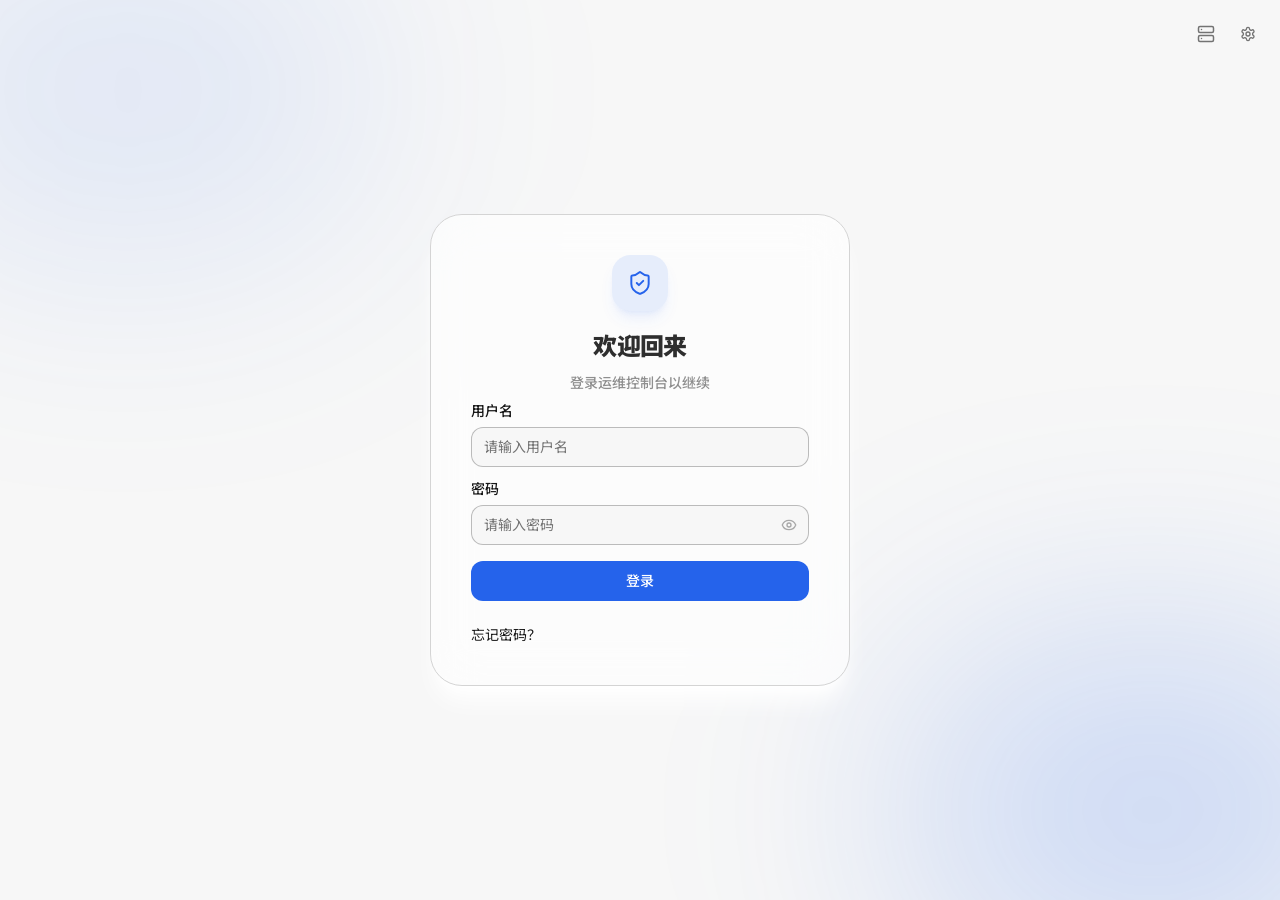
<file: ops-ui/index.html>
<!doctype html>
<html lang="zh-CN">
  <head>
    <meta charset="UTF-8" />
    <meta name="viewport" content="width=device-width, initial-scale=1.0" />
    <meta name="theme-color" content="#f7f8fa" />
    <link rel="icon" type="image/svg+xml" href="favicon.svg" />
    <title>运维控制台</title>
    <script>

      (() => {
        let theme = null;
        try {
          let scheme = localStorage.getItem('lot-ui-scheme');
          if (!scheme) {
            const raw = localStorage.getItem('ui');
            const legacyTheme = raw ? JSON.parse(raw)?.state?.theme : null;
            scheme = legacyTheme === 'light' ? 'classic-light' : legacyTheme === 'dark' ? 'classic-dark' : 'auto';
          }
          if (scheme === 'classic-light') {
            theme = 'light';
          } else if (scheme === 'classic-dark') {
            theme = 'dark';
          } else {
            theme = window.matchMedia('(prefers-color-scheme: dark)').matches ? 'dark' : 'light';
          }
          document.documentElement.classList.add(theme);
        } catch {  }
      })();
    </script>
    <script type="module" crossorigin src="./assets/index-W5o1_Q5i.js"></script>
    <link rel="stylesheet" crossorigin href="./assets/index-C7Jb2c4K.css">
  </head>
  <body>
    <div id="root"></div>
  </body>
</html>
</file>
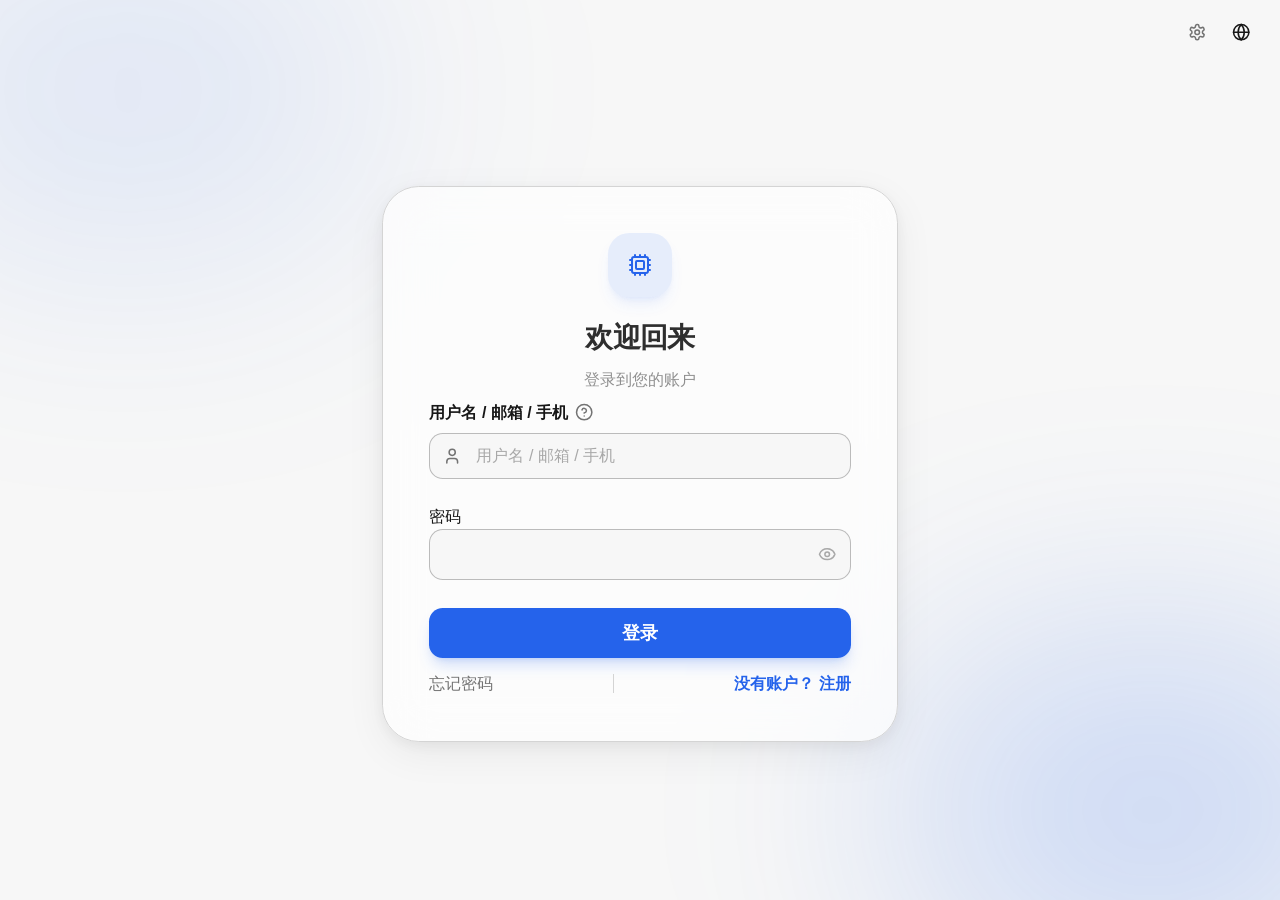
<file: web-ui/index.html>
<!DOCTYPE html>
<html lang="zh-CN">
  <head>
    <meta charset="UTF-8" />
    <meta name="viewport" content="width=device-width, initial-scale=1.0" />
    <link rel="icon" type="image/svg+xml" href="favicon.svg" />
    <title>lot-manager</title>
    <script>

      (() => {
        let theme = null;
        try {
          let scheme = localStorage.getItem('lot-ui-scheme');
          if (!scheme) {
            const raw = localStorage.getItem('ui');
            const legacyTheme = raw ? JSON.parse(raw)?.state?.theme : null;
            scheme = legacyTheme === 'light' ? 'classic-light' : legacyTheme === 'dark' ? 'classic-dark' : 'auto';
          }
          if (scheme === 'classic-light') {
            theme = 'light';
          } else if (scheme === 'classic-dark') {
            theme = 'dark';
          } else {
            theme = window.matchMedia('(prefers-color-scheme: dark)').matches ? 'dark' : 'light';
          }
          document.documentElement.classList.add(theme);
        } catch {  }
      })();
    </script>
    <script type="module" crossorigin src="./assets/index-gG6Cajcr.js"></script>
    <link rel="modulepreload" crossorigin href="./assets/rolldown-runtime-CbXtAM7H.js">
    <link rel="stylesheet" crossorigin href="./assets/index-DiRYMufc.css">
  </head>
  <body>
    <div id="root"></div>
  </body>
</html>
</file>
<file: ops-ui/assets/index-C7Jb2c4K.css>
@import "https://fonts.googleapis.com/css2?family=DM+Sans:wght@400;500;600;700&family=Noto+Sans+SC:wght@400;500;600;700&display=swap";@layer properties{@supports (((-webkit-hyphens:none)) and (not (margin-trim:inline))) or ((-moz-orient:inline) and (not (color:rgb(from red r g b)))){*,:before,:after,::backdrop{--tw-translate-x:0;--tw-translate-y:0;--tw-translate-z:0;--tw-space-y-reverse:0;--tw-space-x-reverse:0;--tw-divide-y-reverse:0;--tw-border-style:solid;--tw-leading:initial;--tw-font-weight:initial;--tw-tracking:initial;--tw-shadow:0 0 #0000;--tw-shadow-color:initial;--tw-shadow-alpha:100%;--tw-inset-shadow:0 0 #0000;--tw-inset-shadow-color:initial;--tw-inset-shadow-alpha:100%;--tw-ring-color:initial;--tw-ring-shadow:0 0 #0000;--tw-inset-ring-color:initial;--tw-inset-ring-shadow:0 0 #0000;--tw-ring-inset:initial;--tw-ring-offset-width:0px;--tw-ring-offset-color:#fff;--tw-ring-offset-shadow:0 0 #0000;--tw-outline-style:solid;--tw-blur:initial;--tw-brightness:initial;--tw-contrast:initial;--tw-grayscale:initial;--tw-hue-rotate:initial;--tw-invert:initial;--tw-opacity:initial;--tw-saturate:initial;--tw-sepia:initial;--tw-drop-shadow:initial;--tw-drop-shadow-color:initial;--tw-drop-shadow-alpha:100%;--tw-drop-shadow-size:initial;--tw-backdrop-blur:initial;--tw-backdrop-brightness:initial;--tw-backdrop-contrast:initial;--tw-backdrop-grayscale:initial;--tw-backdrop-hue-rotate:initial;--tw-backdrop-invert:initial;--tw-backdrop-opacity:initial;--tw-backdrop-saturate:initial;--tw-backdrop-sepia:initial;--tw-duration:initial;--tw-scale-x:1;--tw-scale-y:1;--tw-scale-z:1}}}@layer theme{:root,:host{--font-sans:-apple-system, BlinkMacSystemFont, "Segoe UI", Roboto, "Helvetica Neue", "Noto Sans", Arial, sans-serif, "Apple Color Emoji", "Segoe UI Emoji", "Segoe UI Symbol", "Noto Color Emoji";--font-mono:ui-monospace, SFMono-Regular, Menlo, Monaco, Consolas, "Liberation Mono", "Courier New", monospace;--color-red-50:oklch(97.1% .013 17.38);--color-red-300:oklch(80.8% .114 19.571);--color-red-400:oklch(70.4% .191 22.216);--color-red-600:oklch(57.7% .245 27.325);--color-amber-100:oklch(96.2% .059 95.617);--color-amber-500:oklch(76.9% .188 70.08);--color-amber-800:oklch(47.3% .137 46.201);--color-amber-900:oklch(41.4% .112 45.904);--color-green-50:oklch(98.2% .018 155.826);--color-green-100:oklch(96.2% .044 156.743);--color-green-500:oklch(72.3% .219 149.579);--color-green-600:oklch(62.7% .194 149.214);--color-green-900:oklch(39.3% .095 152.535);--color-green-950:oklch(26.6% .065 152.934);--color-emerald-100:oklch(95% .052 163.051);--color-emerald-400:oklch(76.5% .177 163.223);--color-emerald-500:oklch(69.6% .17 162.48);--color-emerald-600:oklch(59.6% .145 163.225);--color-emerald-700:oklch(50.8% .118 165.612);--color-emerald-800:oklch(43.2% .095 166.913);--color-emerald-900:oklch(37.8% .077 168.94);--color-teal-500:oklch(70.4% .14 182.503);--color-sky-500:oklch(68.5% .169 237.323);--color-violet-500:oklch(60.6% .25 292.717);--color-black:#000;--color-white:#fff;--spacing:.25rem;--container-lg:32rem;--container-xl:36rem;--container-2xl:42rem;--container-5xl:64rem;--text-xs:.75rem;--text-xs--line-height:calc(1 / .75);--text-sm:.875rem;--text-sm--line-height:calc(1.25 / .875);--text-base:1rem;--text-base--line-height:calc(1.5 / 1);--text-lg:1.125rem;--text-lg--line-height:calc(1.75 / 1.125);--text-xl:1.25rem;--text-xl--line-height:calc(1.75 / 1.25);--text-2xl:1.5rem;--text-2xl--line-height:calc(2 / 1.5);--text-3xl:1.875rem;--text-3xl--line-height:calc(2.25 / 1.875);--text-6xl:3.75rem;--text-6xl--line-height:1;--font-weight-medium:500;--font-weight-semibold:600;--font-weight-bold:700;--font-weight-black:900;--tracking-tight:-.025em;--tracking-normal:0em;--radius-sm:.25rem;--radius-md:.375rem;--radius-lg:.5rem;--radius-xl:.75rem;--radius-2xl:1rem;--animate-spin:spin 1s linear infinite;--blur-xl:24px;--default-transition-duration:.15s;--default-transition-timing-function:cubic-bezier(.4, 0, .2, 1);--default-font-family:var(--font-sans);--default-mono-font-family:var(--font-mono)}}@layer base{*,:after,:before,::backdrop{box-sizing:border-box;border:0 solid;margin:0;padding:0}::file-selector-button{box-sizing:border-box;border:0 solid;margin:0;padding:0}html,:host{-webkit-text-size-adjust:100%;tab-size:4;line-height:1.5;font-family:var(--default-font-family,-apple-system, BlinkMacSystemFont, "Segoe UI", Roboto, "Helvetica Neue", "Noto Sans", Arial, sans-serif, "Apple Color Emoji", "Segoe UI Emoji", "Segoe UI Symbol", "Noto Color Emoji");font-feature-settings:var(--default-font-feature-settings,normal);font-variation-settings:var(--default-font-variation-settings,normal);-webkit-tap-highlight-color:transparent}hr{height:0;color:inherit;border-top-width:1px}abbr:where([title]){-webkit-text-decoration:underline dotted;text-decoration:underline dotted}h1,h2,h3,h4,h5,h6{font-size:inherit;font-weight:inherit}a{color:inherit;-webkit-text-decoration:inherit;-webkit-text-decoration:inherit;-webkit-text-decoration:inherit;-webkit-text-decoration:inherit;text-decoration:inherit}b,strong{font-weight:bolder}code,kbd,samp,pre{font-family:var(--default-mono-font-family,ui-monospace, SFMono-Regular, Menlo, Monaco, Consolas, "Liberation Mono", "Courier New", monospace);font-feature-settings:var(--default-mono-font-feature-settings,normal);font-variation-settings:var(--default-mono-font-variation-settings,normal);font-size:1em}small{font-size:80%}sub,sup{vertical-align:baseline;font-size:75%;line-height:0;position:relative}sub{bottom:-.25em}sup{top:-.5em}table{text-indent:0;border-color:inherit;border-collapse:collapse}:-moz-focusring:where(:not(iframe)){outline:auto}progress{vertical-align:baseline}summary{display:list-item}ol,ul,menu{list-style:none}img,svg,video,canvas,audio,iframe,embed,object{vertical-align:middle;display:block}img,video{max-width:100%;height:auto}button,input,select,optgroup,textarea{font:inherit;font-feature-settings:inherit;font-variation-settings:inherit;letter-spacing:inherit;color:inherit;opacity:1;background-color:#0000;border-radius:0}::file-selector-button{font:inherit;font-feature-settings:inherit;font-variation-settings:inherit;letter-spacing:inherit;color:inherit;opacity:1;background-color:#0000;border-radius:0}:where(select:is([multiple],[size])) optgroup{font-weight:bolder}:where(select:is([multiple],[size])) optgroup option{padding-inline-start:20px}::file-selector-button{margin-inline-end:4px}::placeholder{opacity:1}@supports (not ((-webkit-appearance:-apple-pay-button))) or (contain-intrinsic-size:1px){::placeholder{color:currentColor}@supports (color:color-mix(in lab, red, red)){::placeholder{color:color-mix(in oklab, currentcolor 50%, transparent)}}}textarea{resize:vertical}::-webkit-search-decoration{-webkit-appearance:none}::-webkit-date-and-time-value{min-height:1lh;text-align:inherit}::-webkit-datetime-edit{display:inline-flex}::-webkit-datetime-edit-fields-wrapper{padding:0}::-webkit-datetime-edit{padding-block:0}::-webkit-datetime-edit-year-field{padding-block:0}::-webkit-datetime-edit-month-field{padding-block:0}::-webkit-datetime-edit-day-field{padding-block:0}::-webkit-datetime-edit-hour-field{padding-block:0}::-webkit-datetime-edit-minute-field{padding-block:0}::-webkit-datetime-edit-second-field{padding-block:0}::-webkit-datetime-edit-millisecond-field{padding-block:0}::-webkit-datetime-edit-meridiem-field{padding-block:0}::-webkit-calendar-picker-indicator{line-height:1}:-moz-ui-invalid{box-shadow:none}button,input:where([type=button],[type=reset],[type=submit]){appearance:button}::file-selector-button{appearance:button}::-webkit-inner-spin-button{height:auto}::-webkit-outer-spin-button{height:auto}[hidden]:where(:not([hidden=until-found])){display:none!important}body{background-color:var(--background);color:var(--foreground);-webkit-font-smoothing:antialiased;-moz-osx-font-smoothing:grayscale;transition-property:color,background-color,border-color,outline-color,text-decoration-color,fill,stroke,--tw-gradient-from,--tw-gradient-via,--tw-gradient-to;transition-timing-function:var(--tw-ease,var(--default-transition-timing-function));transition-duration:var(--tw-duration,var(--default-transition-duration));--tw-duration:.3s;font-feature-settings:"cv02", "cv03", "cv04", "cv11", "ss01";overscroll-behavior-y:none;transition-duration:.3s;animation-duration:.3s}}@layer components{.nav-item{align-items:center;gap:calc(var(--spacing) * 3);border-radius:var(--radius-xl);padding-inline:calc(var(--spacing) * 3);padding-block:calc(var(--spacing) * 2.5);font-size:var(--text-sm);line-height:var(--tw-leading,var(--text-sm--line-height));--tw-font-weight:var(--font-weight-medium);font-weight:var(--font-weight-medium);transition-property:all;transition-timing-function:var(--tw-ease,var(--default-transition-timing-function));transition-duration:var(--tw-duration,var(--default-transition-duration));--tw-duration:.2s;transition-duration:.2s;animation-duration:.2s;display:flex}.nav-item-active{background-color:var(--primary)}@supports (color:color-mix(in lab, red, red)){.nav-item-active{background-color:color-mix(in oklab, var(--primary) 10%, transparent)}}.nav-item-active{color:var(--primary)}.app-scroll-container{-webkit-overflow-scrolling:touch;padding-bottom:var(--safe-bottom);flex:1;overflow:hidden auto}.sidebar{z-index:30;border-right-style:var(--tw-border-style);background-color:var(--card);width:var(--sidebar-width);padding-top:var(--safe-top);inset-block:0;border-right-width:1px;flex-direction:column;display:flex;position:fixed;left:0}.sidebar-overlay{z-index:20;background-color:#00000080;position:fixed;inset:0}@supports (color:color-mix(in lab, red, red)){.sidebar-overlay{background-color:color-mix(in oklab, var(--color-black) 50%, transparent)}}.input{height:calc(var(--spacing) * 9);border-radius:var(--radius-md);border-style:var(--tw-border-style);border-width:1px;border-color:var(--input);background-color:var(--background);padding-inline:calc(var(--spacing) * 3);padding-block:calc(var(--spacing) * 2);font-size:var(--text-sm);line-height:var(--tw-leading,var(--text-sm--line-height));color:var(--foreground);--tw-shadow:0 1px 3px 0 var(--tw-shadow-color,#0000001a), 0 1px 2px -1px var(--tw-shadow-color,#0000001a);box-shadow:var(--tw-inset-shadow), var(--tw-inset-ring-shadow), var(--tw-ring-offset-shadow), var(--tw-ring-shadow), var(--tw-shadow);transition-property:color,background-color,border-color,outline-color,text-decoration-color,fill,stroke,--tw-gradient-from,--tw-gradient-via,--tw-gradient-to;transition-timing-function:var(--tw-ease,var(--default-transition-timing-function));transition-duration:var(--tw-duration,var(--default-transition-duration))}.input::placeholder{color:var(--muted-foreground)}.input:focus-visible{--tw-ring-shadow:var(--tw-ring-inset,) 0 0 0 calc(2px + var(--tw-ring-offset-width)) var(--tw-ring-color,currentcolor);box-shadow:var(--tw-inset-shadow), var(--tw-inset-ring-shadow), var(--tw-ring-offset-shadow), var(--tw-ring-shadow), var(--tw-shadow);--tw-ring-color:var(--ring);--tw-outline-style:none;outline-style:none}.input:disabled{cursor:not-allowed;opacity:.5}.filter-bar{margin-bottom:calc(var(--spacing) * 4);align-items:center;gap:calc(var(--spacing) * 2);flex-wrap:wrap;display:flex}.form-row{align-items:center;gap:calc(var(--spacing) * 3);flex-wrap:wrap;display:flex}.form-actions{margin-top:calc(var(--spacing) * 3);align-items:center;gap:calc(var(--spacing) * 3);flex-wrap:wrap;display:flex}.form-error{font-size:var(--text-sm);line-height:var(--tw-leading,var(--text-sm--line-height));color:var(--destructive)}.form-hint{font-size:var(--text-sm);line-height:var(--tw-leading,var(--text-sm--line-height));color:var(--muted-foreground)}.field-hint{font-size:var(--text-xs);line-height:var(--tw-leading,var(--text-xs--line-height));color:var(--muted-foreground)}.table-empty{height:calc(var(--spacing) * 14);text-align:center;color:var(--muted-foreground)}.row-actions{align-items:center;gap:calc(var(--spacing) * 2);display:flex}.row-actions button{height:calc(var(--spacing) * 8);border-radius:var(--radius-md);border-style:var(--tw-border-style);border-width:1px;border-color:var(--input);padding-inline:calc(var(--spacing) * 2.5);font-size:var(--text-xs);line-height:var(--tw-leading,var(--text-xs--line-height));color:var(--foreground);transition-property:color,background-color,border-color,outline-color,text-decoration-color,fill,stroke,--tw-gradient-from,--tw-gradient-via,--tw-gradient-to;transition-timing-function:var(--tw-ease,var(--default-transition-timing-function));transition-duration:var(--tw-duration,var(--default-transition-duration));background-color:#0000;align-items:center;display:inline-flex}@media (hover:hover){.row-actions button:hover{background-color:var(--accent);color:var(--accent-foreground)}}}@layer utilities{.pointer-events-auto{pointer-events:auto}.pointer-events-none{pointer-events:none}.sr-only{clip-path:inset(50%);white-space:nowrap;border-width:0;width:1px;height:1px;margin:-1px;padding:0;position:absolute;overflow:hidden}.absolute{position:absolute}.fixed{position:fixed}.relative{position:relative}.sticky{position:sticky}.-inset-2{inset:calc(var(--spacing) * -2)}.inset-0{inset:0}.inset-x-0{inset-inline:0}.inset-y-0{inset-block:0}.-top-\[10\%\]{top:-10%}.top-0{top:0}.top-1\/2{top:50%}.top-1\/3{top:33.3333%}.top-2{top:calc(var(--spacing) * 2)}.top-2\/3{top:66.6667%}.top-4{top:calc(var(--spacing) * 4)}.top-\[50\%\]{top:50%}.-right-\[10\%\]{right:-10%}.right-1{right:var(--spacing)}.right-2{right:calc(var(--spacing) * 2)}.right-3{right:calc(var(--spacing) * 3)}.right-4{right:calc(var(--spacing) * 4)}.right-8{right:calc(var(--spacing) * 8)}.-bottom-\[10\%\]{bottom:-10%}.bottom-0{bottom:0}.-left-\[10\%\]{left:-10%}.left-0{left:0}.left-1\/3{left:33.3333%}.left-2\/3{left:66.6667%}.left-3{left:calc(var(--spacing) * 3)}.left-\[50\%\]{left:50%}.z-0{z-index:0}.z-10{z-index:10}.z-20{z-index:20}.z-50{z-index:50}.z-\[51\]{z-index:51}.z-\[100\]{z-index:100}.-mx-1{margin-inline:calc(var(--spacing) * -1)}.mx-auto{margin-inline:auto}.my-1{margin-block:var(--spacing)}.mt-0\.5{margin-top:calc(var(--spacing) * .5)}.mt-1{margin-top:var(--spacing)}.mt-1\.5{margin-top:calc(var(--spacing) * 1.5)}.mt-2{margin-top:calc(var(--spacing) * 2)}.mt-2\.5{margin-top:calc(var(--spacing) * 2.5)}.mt-3{margin-top:calc(var(--spacing) * 3)}.mt-4{margin-top:calc(var(--spacing) * 4)}.mt-5{margin-top:calc(var(--spacing) * 5)}.mt-6{margin-top:calc(var(--spacing) * 6)}.mr-1{margin-right:var(--spacing)}.mr-1\.5{margin-right:calc(var(--spacing) * 1.5)}.mr-2{margin-right:calc(var(--spacing) * 2)}.mb-1{margin-bottom:var(--spacing)}.mb-1\.5{margin-bottom:calc(var(--spacing) * 1.5)}.mb-2{margin-bottom:calc(var(--spacing) * 2)}.mb-4{margin-bottom:calc(var(--spacing) * 4)}.mb-5{margin-bottom:calc(var(--spacing) * 5)}.ml-1{margin-left:var(--spacing)}.ml-2{margin-left:calc(var(--spacing) * 2)}.block{display:block}.flex{display:flex}.grid{display:grid}.hidden{display:none}.inline-block{display:inline-block}.inline-flex{display:inline-flex}.h-1{height:var(--spacing)}.h-2{height:calc(var(--spacing) * 2)}.h-3\.5{height:calc(var(--spacing) * 3.5)}.h-4{height:calc(var(--spacing) * 4)}.h-5{height:calc(var(--spacing) * 5)}.h-6{height:calc(var(--spacing) * 6)}.h-7{height:calc(var(--spacing) * 7)}.h-8{height:calc(var(--spacing) * 8)}.h-9{height:calc(var(--spacing) * 9)}.h-10{height:calc(var(--spacing) * 10)}.h-11{height:calc(var(--spacing) * 11)}.h-12{height:calc(var(--spacing) * 12)}.h-14{height:calc(var(--spacing) * 14)}.h-16{height:calc(var(--spacing) * 16)}.h-\[7px\]{height:7px}.h-\[30vh\]{height:30vh}.h-\[40\%\]{height:40%}.h-full{height:100%}.h-px{height:1px}.h-screen{height:100vh}.max-h-80{max-height:calc(var(--spacing) * 80)}.max-h-\[88dvh\]{max-height:88dvh}.max-h-screen{max-height:100vh}.min-h-8{min-height:calc(var(--spacing) * 8)}.min-h-9{min-height:calc(var(--spacing) * 9)}.min-h-11{min-height:calc(var(--spacing) * 11)}.min-h-40{min-height:calc(var(--spacing) * 40)}.min-h-\[60vh\]{min-height:60vh}.min-h-\[63px\]{min-height:63px}.min-h-\[96px\]{min-height:96px}.min-h-\[124px\]{min-height:124px}.min-h-\[200px\]{min-height:200px}.min-h-screen{min-height:100vh}.w-1{width:var(--spacing)}.w-2{width:calc(var(--spacing) * 2)}.w-3\.5{width:calc(var(--spacing) * 3.5)}.w-4{width:calc(var(--spacing) * 4)}.w-5{width:calc(var(--spacing) * 5)}.w-6{width:calc(var(--spacing) * 6)}.w-7{width:calc(var(--spacing) * 7)}.w-8{width:calc(var(--spacing) * 8)}.w-9{width:calc(var(--spacing) * 9)}.w-10{width:calc(var(--spacing) * 10)}.w-11{width:calc(var(--spacing) * 11)}.w-12{width:calc(var(--spacing) * 12)}.w-14{width:calc(var(--spacing) * 14)}.w-16{width:calc(var(--spacing) * 16)}.w-44{width:calc(var(--spacing) * 44)}.w-52{width:calc(var(--spacing) * 52)}.w-\[7px\]{width:7px}.w-\[40\%\]{width:40%}.w-full{width:100%}.w-px{width:1px}.max-w-2xl{max-width:var(--container-2xl)}.max-w-5xl{max-width:var(--container-5xl)}.max-w-\[420px\]{max-width:420px}.max-w-lg{max-width:var(--container-lg)}.min-w-0{min-width:0}.min-w-32{min-width:calc(var(--spacing) * 32)}.min-w-44{min-width:calc(var(--spacing) * 44)}.min-w-\[8rem\]{min-width:8rem}.flex-1{flex:1}.shrink-0{flex-shrink:0}.caption-bottom{caption-side:bottom}.-translate-x-full{--tw-translate-x:-100%;translate:var(--tw-translate-x) var(--tw-translate-y)}.translate-x-0{--tw-translate-x:0px;translate:var(--tw-translate-x) var(--tw-translate-y)}.translate-x-\[-50\%\]{--tw-translate-x:-50%;translate:var(--tw-translate-x) var(--tw-translate-y)}.-translate-y-1\/2{--tw-translate-y:calc(calc(1 / 2 * 100%) * -1);translate:var(--tw-translate-x) var(--tw-translate-y)}.translate-y-\[-50\%\]{--tw-translate-y:-50%;translate:var(--tw-translate-x) var(--tw-translate-y)}.rotate-180{rotate:180deg}.animate-spin{animation:var(--animate-spin)}.cursor-default{cursor:default}.cursor-move{cursor:move}.cursor-pointer{cursor:pointer}.touch-none{touch-action:none}.grid-cols-1{grid-template-columns:repeat(1,minmax(0,1fr))}.grid-cols-2{grid-template-columns:repeat(2,minmax(0,1fr))}.grid-cols-3{grid-template-columns:repeat(3,minmax(0,1fr))}.grid-cols-4{grid-template-columns:repeat(4,minmax(0,1fr))}.flex-col{flex-direction:column}.flex-col-reverse{flex-direction:column-reverse}.flex-wrap{flex-wrap:wrap}.items-center{align-items:center}.items-end{align-items:flex-end}.justify-between{justify-content:space-between}.justify-center{justify-content:center}.justify-end{justify-content:flex-end}.justify-start{justify-content:flex-start}.gap-1{gap:var(--spacing)}.gap-1\.5{gap:calc(var(--spacing) * 1.5)}.gap-2{gap:calc(var(--spacing) * 2)}.gap-3{gap:calc(var(--spacing) * 3)}.gap-3\.5{gap:calc(var(--spacing) * 3.5)}.gap-4{gap:calc(var(--spacing) * 4)}:where(.space-y-1>:not(:last-child)){--tw-space-y-reverse:0;margin-block-start:calc(var(--spacing) * var(--tw-space-y-reverse));margin-block-end:calc(var(--spacing) * calc(1 - var(--tw-space-y-reverse)))}:where(.space-y-1\.5>:not(:last-child)){--tw-space-y-reverse:0;margin-block-start:calc(calc(var(--spacing) * 1.5) * var(--tw-space-y-reverse));margin-block-end:calc(calc(var(--spacing) * 1.5) * calc(1 - var(--tw-space-y-reverse)))}:where(.space-y-2>:not(:last-child)){--tw-space-y-reverse:0;margin-block-start:calc(calc(var(--spacing) * 2) * var(--tw-space-y-reverse));margin-block-end:calc(calc(var(--spacing) * 2) * calc(1 - var(--tw-space-y-reverse)))}:where(.space-y-3>:not(:last-child)){--tw-space-y-reverse:0;margin-block-start:calc(calc(var(--spacing) * 3) * var(--tw-space-y-reverse));margin-block-end:calc(calc(var(--spacing) * 3) * calc(1 - var(--tw-space-y-reverse)))}:where(.space-y-4>:not(:last-child)){--tw-space-y-reverse:0;margin-block-start:calc(calc(var(--spacing) * 4) * var(--tw-space-y-reverse));margin-block-end:calc(calc(var(--spacing) * 4) * calc(1 - var(--tw-space-y-reverse)))}:where(.space-y-5>:not(:last-child)){--tw-space-y-reverse:0;margin-block-start:calc(calc(var(--spacing) * 5) * var(--tw-space-y-reverse));margin-block-end:calc(calc(var(--spacing) * 5) * calc(1 - var(--tw-space-y-reverse)))}.gap-x-4{column-gap:calc(var(--spacing) * 4)}.gap-x-6{column-gap:calc(var(--spacing) * 6)}:where(.space-x-4>:not(:last-child)){--tw-space-x-reverse:0;margin-inline-start:calc(calc(var(--spacing) * 4) * var(--tw-space-x-reverse));margin-inline-end:calc(calc(var(--spacing) * 4) * calc(1 - var(--tw-space-x-reverse)))}.gap-y-1{row-gap:var(--spacing)}.gap-y-3{row-gap:calc(var(--spacing) * 3)}:where(.divide-y>:not(:last-child)){--tw-divide-y-reverse:0;border-bottom-style:var(--tw-border-style);border-top-style:var(--tw-border-style);border-top-width:calc(1px * var(--tw-divide-y-reverse));border-bottom-width:calc(1px * calc(1 - var(--tw-divide-y-reverse)))}:where(.divide-border>:not(:last-child)){border-color:var(--border)}.truncate{text-overflow:ellipsis;white-space:nowrap;overflow:hidden}.overflow-auto{overflow:auto}.overflow-hidden{overflow:hidden}.overflow-x-auto{overflow-x:auto}.overflow-y-auto{overflow-y:auto}.rounded{border-radius:.75rem}.rounded-2xl{border-radius:var(--radius-2xl)}.rounded-\[1\.15rem\]{border-radius:1.15rem}.rounded-\[2rem\]{border-radius:2rem}.rounded-full{border-radius:2147483647px}.rounded-lg{border-radius:var(--radius-lg)}.rounded-md{border-radius:var(--radius-md)}.rounded-sm{border-radius:var(--radius-sm)}.rounded-xl{border-radius:var(--radius-xl)}.rounded-t-2xl{border-top-left-radius:var(--radius-2xl);border-top-right-radius:var(--radius-2xl)}.border{border-style:var(--tw-border-style);border-width:1px}.border-2{border-style:var(--tw-border-style);border-width:2px}.border-t{border-top-style:var(--tw-border-style);border-top-width:1px}.border-b{border-bottom-style:var(--tw-border-style);border-bottom-width:1px}.border-dashed{--tw-border-style:dashed;border-style:dashed}.border-border{border-color:var(--border)}.border-destructive,.border-destructive\/30{border-color:var(--destructive)}@supports (color:color-mix(in lab, red, red)){.border-destructive\/30{border-color:color-mix(in oklab, var(--destructive) 30%, transparent)}}.border-emerald-600\/30{border-color:#0097674d}@supports (color:color-mix(in lab, red, red)){.border-emerald-600\/30{border-color:color-mix(in oklab, var(--color-emerald-600) 30%, transparent)}}.border-foreground{border-color:var(--foreground)}.border-green-500{border-color:var(--color-green-500)}.border-input{border-color:var(--input)}.border-muted-foreground\/30{border-color:var(--muted-foreground)}@supports (color:color-mix(in lab, red, red)){.border-muted-foreground\/30{border-color:color-mix(in oklab, var(--muted-foreground) 30%, transparent)}}.border-primary{border-color:var(--primary)}.border-transparent{border-color:#0000}.border-white{border-color:var(--color-white)}.bg-amber-100{background-color:var(--color-amber-100)}.bg-amber-500{background-color:var(--color-amber-500)}.bg-background,.bg-background\/80{background-color:var(--background)}@supports (color:color-mix(in lab, red, red)){.bg-background\/80{background-color:color-mix(in oklab, var(--background) 80%, transparent)}}.bg-black\/55{background-color:#0000008c}@supports (color:color-mix(in lab, red, red)){.bg-black\/55{background-color:color-mix(in oklab, var(--color-black) 55%, transparent)}}.bg-black\/80{background-color:#000c}@supports (color:color-mix(in lab, red, red)){.bg-black\/80{background-color:color-mix(in oklab, var(--color-black) 80%, transparent)}}.bg-border{background-color:var(--border)}.bg-card,.bg-card\/70{background-color:var(--card)}@supports (color:color-mix(in lab, red, red)){.bg-card\/70{background-color:color-mix(in oklab, var(--card) 70%, transparent)}}.bg-destructive,.bg-destructive\/5{background-color:var(--destructive)}@supports (color:color-mix(in lab, red, red)){.bg-destructive\/5{background-color:color-mix(in oklab, var(--destructive) 5%, transparent)}}.bg-emerald-100{background-color:var(--color-emerald-100)}.bg-emerald-500{background-color:var(--color-emerald-500)}.bg-emerald-600\/5{background-color:#0097670d}@supports (color:color-mix(in lab, red, red)){.bg-emerald-600\/5{background-color:color-mix(in oklab, var(--color-emerald-600) 5%, transparent)}}.bg-green-50{background-color:var(--color-green-50)}.bg-muted,.bg-muted\/40{background-color:var(--muted)}@supports (color:color-mix(in lab, red, red)){.bg-muted\/40{background-color:color-mix(in oklab, var(--muted) 40%, transparent)}}.bg-muted\/50{background-color:var(--muted)}@supports (color:color-mix(in lab, red, red)){.bg-muted\/50{background-color:color-mix(in oklab, var(--muted) 50%, transparent)}}.bg-popover{background-color:var(--popover)}.bg-primary,.bg-primary\/10{background-color:var(--primary)}@supports (color:color-mix(in lab, red, red)){.bg-primary\/10{background-color:color-mix(in oklab, var(--primary) 10%, transparent)}}.bg-primary\/20{background-color:var(--primary)}@supports (color:color-mix(in lab, red, red)){.bg-primary\/20{background-color:color-mix(in oklab, var(--primary) 20%, transparent)}}.bg-primary\/40{background-color:var(--primary)}@supports (color:color-mix(in lab, red, red)){.bg-primary\/40{background-color:color-mix(in oklab, var(--primary) 40%, transparent)}}.bg-secondary{background-color:var(--secondary)}.bg-sky-500{background-color:var(--color-sky-500)}.bg-teal-500{background-color:var(--color-teal-500)}.bg-transparent{background-color:#0000}.bg-violet-500{background-color:var(--color-violet-500)}.bg-white\/40{background-color:#fff6}@supports (color:color-mix(in lab, red, red)){.bg-white\/40{background-color:color-mix(in oklab, var(--color-white) 40%, transparent)}}.p-0{padding:0}.p-1{padding:var(--spacing)}.p-1\.5{padding:calc(var(--spacing) * 1.5)}.p-2\.5{padding:calc(var(--spacing) * 2.5)}.p-3{padding:calc(var(--spacing) * 3)}.p-4{padding:calc(var(--spacing) * 4)}.p-5{padding:calc(var(--spacing) * 5)}.p-6{padding:calc(var(--spacing) * 6)}.p-8{padding:calc(var(--spacing) * 8)}.px-1{padding-inline:var(--spacing)}.px-2{padding-inline:calc(var(--spacing) * 2)}.px-2\.5{padding-inline:calc(var(--spacing) * 2.5)}.px-3{padding-inline:calc(var(--spacing) * 3)}.px-4{padding-inline:calc(var(--spacing) * 4)}.px-6{padding-inline:calc(var(--spacing) * 6)}.px-8{padding-inline:calc(var(--spacing) * 8)}.py-0\.5{padding-block:calc(var(--spacing) * .5)}.py-1{padding-block:var(--spacing)}.py-1\.5{padding-block:calc(var(--spacing) * 1.5)}.py-2{padding-block:calc(var(--spacing) * 2)}.py-2\.5{padding-block:calc(var(--spacing) * 2.5)}.py-4{padding-block:calc(var(--spacing) * 4)}.py-6{padding-block:calc(var(--spacing) * 6)}.py-8{padding-block:calc(var(--spacing) * 8)}.py-10{padding-block:calc(var(--spacing) * 10)}.py-12{padding-block:calc(var(--spacing) * 12)}.pt-0{padding-top:0}.pt-1{padding-top:var(--spacing)}.pt-4{padding-top:calc(var(--spacing) * 4)}.pt-8{padding-top:calc(var(--spacing) * 8)}.pr-3{padding-right:calc(var(--spacing) * 3)}.pr-8{padding-right:calc(var(--spacing) * 8)}.pr-10{padding-right:calc(var(--spacing) * 10)}.pr-12{padding-right:calc(var(--spacing) * 12)}.pr-16{padding-right:calc(var(--spacing) * 16)}.pb-0\.5{padding-bottom:calc(var(--spacing) * .5)}.pb-2{padding-bottom:calc(var(--spacing) * 2)}.pb-3{padding-bottom:calc(var(--spacing) * 3)}.pb-6{padding-bottom:calc(var(--spacing) * 6)}.pb-8{padding-bottom:calc(var(--spacing) * 8)}.pl-3{padding-left:calc(var(--spacing) * 3)}.pl-8{padding-left:calc(var(--spacing) * 8)}.pl-10{padding-left:calc(var(--spacing) * 10)}.text-center{text-align:center}.text-left{text-align:left}.align-middle{vertical-align:middle}.font-mono{font-family:var(--font-mono)}.text-2xl{font-size:var(--text-2xl);line-height:var(--tw-leading,var(--text-2xl--line-height))}.text-6xl{font-size:var(--text-6xl);line-height:var(--tw-leading,var(--text-6xl--line-height))}.text-base{font-size:var(--text-base);line-height:var(--tw-leading,var(--text-base--line-height))}.text-lg{font-size:var(--text-lg);line-height:var(--tw-leading,var(--text-lg--line-height))}.text-sm{font-size:var(--text-sm);line-height:var(--tw-leading,var(--text-sm--line-height))}.text-xl{font-size:var(--text-xl);line-height:var(--tw-leading,var(--text-xl--line-height))}.text-xs{font-size:var(--text-xs);line-height:var(--tw-leading,var(--text-xs--line-height))}.text-\[0\.625rem\]{font-size:.625rem}.text-\[0\.6875rem\]{font-size:.6875rem}.text-\[11px\]{font-size:11px}.text-\[13px\]{font-size:13px}.text-\[15px\]{font-size:15px}.leading-none{--tw-leading:1;line-height:1}.font-black{--tw-font-weight:var(--font-weight-black);font-weight:var(--font-weight-black)}.font-bold{--tw-font-weight:var(--font-weight-bold);font-weight:var(--font-weight-bold)}.font-medium{--tw-font-weight:var(--font-weight-medium);font-weight:var(--font-weight-medium)}.font-semibold{--tw-font-weight:var(--font-weight-semibold);font-weight:var(--font-weight-semibold)}.tracking-\[0\.08em\]{--tw-tracking:.08em;letter-spacing:.08em}.tracking-\[0\.15em\]{--tw-tracking:.15em;letter-spacing:.15em}.tracking-normal{--tw-tracking:var(--tracking-normal);letter-spacing:var(--tracking-normal)}.tracking-tight{--tw-tracking:var(--tracking-tight);letter-spacing:var(--tracking-tight)}.whitespace-nowrap{white-space:nowrap}.text-amber-800{color:var(--color-amber-800)}.text-card-foreground{color:var(--card-foreground)}.text-destructive{color:var(--destructive)}.text-destructive-foreground{color:var(--destructive-foreground)}.text-emerald-600{color:var(--color-emerald-600)}.text-emerald-700{color:var(--color-emerald-700)}.text-emerald-800{color:var(--color-emerald-800)}.text-foreground,.text-foreground\/50{color:var(--foreground)}@supports (color:color-mix(in lab, red, red)){.text-foreground\/50{color:color-mix(in oklab, var(--foreground) 50%, transparent)}}.text-foreground\/90{color:var(--foreground)}@supports (color:color-mix(in lab, red, red)){.text-foreground\/90{color:color-mix(in oklab, var(--foreground) 90%, transparent)}}.text-green-600{color:var(--color-green-600)}.text-green-900{color:var(--color-green-900)}.text-muted-foreground,.text-muted-foreground\/30{color:var(--muted-foreground)}@supports (color:color-mix(in lab, red, red)){.text-muted-foreground\/30{color:color-mix(in oklab, var(--muted-foreground) 30%, transparent)}}.text-muted-foreground\/60{color:var(--muted-foreground)}@supports (color:color-mix(in lab, red, red)){.text-muted-foreground\/60{color:color-mix(in oklab, var(--muted-foreground) 60%, transparent)}}.text-muted-foreground\/70{color:var(--muted-foreground)}@supports (color:color-mix(in lab, red, red)){.text-muted-foreground\/70{color:color-mix(in oklab, var(--muted-foreground) 70%, transparent)}}.text-muted-foreground\/80{color:var(--muted-foreground)}@supports (color:color-mix(in lab, red, red)){.text-muted-foreground\/80{color:color-mix(in oklab, var(--muted-foreground) 80%, transparent)}}.text-popover-foreground{color:var(--popover-foreground)}.text-primary{color:var(--primary)}.text-primary-foreground{color:var(--primary-foreground)}.text-secondary-foreground{color:var(--secondary-foreground)}.normal-case{text-transform:none}.uppercase{text-transform:uppercase}.underline-offset-4{text-underline-offset:4px}.accent-primary{accent-color:var(--primary)}.opacity-0{opacity:0}.opacity-70{opacity:.7}.opacity-90{opacity:.9}.shadow-\[0_0_0_1px_rgba\(0\,0\,0\,0\.6\)\]{--tw-shadow:0 0 0 1px var(--tw-shadow-color,#0009);box-shadow:var(--tw-inset-shadow), var(--tw-inset-ring-shadow), var(--tw-ring-offset-shadow), var(--tw-ring-shadow), var(--tw-shadow)}.shadow-\[0_0_0_3px_rgba\(230\,161\,58\,0\.12\)\]{--tw-shadow:0 0 0 3px var(--tw-shadow-color,#e6a13a1f);box-shadow:var(--tw-inset-shadow), var(--tw-inset-ring-shadow), var(--tw-ring-offset-shadow), var(--tw-ring-shadow), var(--tw-shadow)}.shadow-lg{--tw-shadow:0 10px 15px -3px var(--tw-shadow-color,#0000001a), 0 4px 6px -4px var(--tw-shadow-color,#0000001a);box-shadow:var(--tw-inset-shadow), var(--tw-inset-ring-shadow), var(--tw-ring-offset-shadow), var(--tw-ring-shadow), var(--tw-shadow)}.shadow-md{--tw-shadow:0 4px 6px -1px var(--tw-shadow-color,#0000001a), 0 2px 4px -2px var(--tw-shadow-color,#0000001a);box-shadow:var(--tw-inset-shadow), var(--tw-inset-ring-shadow), var(--tw-ring-offset-shadow), var(--tw-ring-shadow), var(--tw-shadow)}.shadow-xl{--tw-shadow:0 20px 25px -5px var(--tw-shadow-color,#0000001a), 0 8px 10px -6px var(--tw-shadow-color,#0000001a);box-shadow:var(--tw-inset-shadow), var(--tw-inset-ring-shadow), var(--tw-ring-offset-shadow), var(--tw-ring-shadow), var(--tw-shadow)}.shadow-card{--tw-shadow-color:var(--card)}@supports (color:color-mix(in lab, red, red)){.shadow-card{--tw-shadow-color:color-mix(in oklab, var(--card) var(--tw-shadow-alpha), transparent)}}.shadow-primary\/10{--tw-shadow-color:var(--primary)}@supports (color:color-mix(in lab, red, red)){.shadow-primary\/10{--tw-shadow-color:color-mix(in oklab, color-mix(in oklab, var(--primary) 10%, transparent) var(--tw-shadow-alpha), transparent)}}.ring-offset-background{--tw-ring-offset-color:var(--background)}.outline{outline-style:var(--tw-outline-style);outline-width:1px}.blur-\[120px\]{--tw-blur:blur(120px);filter:var(--tw-blur,) var(--tw-brightness,) var(--tw-contrast,) var(--tw-grayscale,) var(--tw-hue-rotate,) var(--tw-invert,) var(--tw-saturate,) var(--tw-sepia,) var(--tw-drop-shadow,)}.filter{filter:var(--tw-blur,) var(--tw-brightness,) var(--tw-contrast,) var(--tw-grayscale,) var(--tw-hue-rotate,) var(--tw-invert,) var(--tw-saturate,) var(--tw-sepia,) var(--tw-drop-shadow,)}.backdrop-blur-xl{--tw-backdrop-blur:blur(var(--blur-xl));-webkit-backdrop-filter:var(--tw-backdrop-blur,) var(--tw-backdrop-brightness,) var(--tw-backdrop-contrast,) var(--tw-backdrop-grayscale,) var(--tw-backdrop-hue-rotate,) var(--tw-backdrop-invert,) var(--tw-backdrop-opacity,) var(--tw-backdrop-saturate,) var(--tw-backdrop-sepia,);backdrop-filter:var(--tw-backdrop-blur,) var(--tw-backdrop-brightness,) var(--tw-backdrop-contrast,) var(--tw-backdrop-grayscale,) var(--tw-backdrop-hue-rotate,) var(--tw-backdrop-invert,) var(--tw-backdrop-opacity,) var(--tw-backdrop-saturate,) var(--tw-backdrop-sepia,)}.transition-all{transition-property:all;transition-timing-function:var(--tw-ease,var(--default-transition-timing-function));transition-duration:var(--tw-duration,var(--default-transition-duration))}.transition-colors{transition-property:color,background-color,border-color,outline-color,text-decoration-color,fill,stroke,--tw-gradient-from,--tw-gradient-via,--tw-gradient-to;transition-timing-function:var(--tw-ease,var(--default-transition-timing-function));transition-duration:var(--tw-duration,var(--default-transition-duration))}.transition-opacity{transition-property:opacity;transition-timing-function:var(--tw-ease,var(--default-transition-timing-function));transition-duration:var(--tw-duration,var(--default-transition-duration))}.transition-transform{transition-property:transform,translate,scale,rotate;transition-timing-function:var(--tw-ease,var(--default-transition-timing-function));transition-duration:var(--tw-duration,var(--default-transition-duration))}.duration-200{--tw-duration:.2s;transition-duration:.2s}.duration-300{--tw-duration:.3s;transition-duration:.3s}.animate-in{--tw-enter-opacity:initial;--tw-enter-scale:initial;--tw-enter-rotate:initial;--tw-enter-translate-x:initial;--tw-enter-translate-y:initial;animation-name:enter;animation-duration:.15s}.outline-none{--tw-outline-style:none;outline-style:none}.select-none{-webkit-user-select:none;user-select:none}.duration-200{animation-duration:.2s}.duration-300{animation-duration:.3s}.running{animation-play-state:running}.group-focus-within\:text-primary:is(:where(.group):focus-within *){color:var(--primary)}@media (hover:hover){.group-hover\:opacity-100:is(:where(.group):hover *){opacity:1}}.group-\[\.destructive\]\:border-muted\/40:is(:where(.group).destructive *){border-color:var(--muted)}@supports (color:color-mix(in lab, red, red)){.group-\[\.destructive\]\:border-muted\/40:is(:where(.group).destructive *){border-color:color-mix(in oklab, var(--muted) 40%, transparent)}}.group-\[\.destructive\]\:text-red-300:is(:where(.group).destructive *){color:var(--color-red-300)}.peer-disabled\:cursor-not-allowed:is(:where(.peer):disabled~*){cursor:not-allowed}.peer-disabled\:opacity-70:is(:where(.peer):disabled~*){opacity:.7}.file\:border-0::file-selector-button{border-style:var(--tw-border-style);border-width:0}.file\:bg-transparent::file-selector-button{background-color:#0000}.file\:text-sm::file-selector-button{font-size:var(--text-sm);line-height:var(--tw-leading,var(--text-sm--line-height))}.file\:font-medium::file-selector-button{--tw-font-weight:var(--font-weight-medium);font-weight:var(--font-weight-medium)}.placeholder\:text-muted-foreground::placeholder{color:var(--muted-foreground)}.last\:border-0:last-child{border-style:var(--tw-border-style);border-width:0}@media (hover:hover){.hover\:scale-110:hover{--tw-scale-x:110%;--tw-scale-y:110%;--tw-scale-z:110%;scale:var(--tw-scale-x) var(--tw-scale-y)}.hover\:border-destructive\/40:hover{border-color:var(--destructive)}@supports (color:color-mix(in lab, red, red)){.hover\:border-destructive\/40:hover{border-color:color-mix(in oklab, var(--destructive) 40%, transparent)}}.hover\:border-primary:hover{border-color:var(--primary)}.hover\:bg-accent:hover,.hover\:bg-accent\/40:hover{background-color:var(--accent)}@supports (color:color-mix(in lab, red, red)){.hover\:bg-accent\/40:hover{background-color:color-mix(in oklab, var(--accent) 40%, transparent)}}.hover\:bg-accent\/50:hover{background-color:var(--accent)}@supports (color:color-mix(in lab, red, red)){.hover\:bg-accent\/50:hover{background-color:color-mix(in oklab, var(--accent) 50%, transparent)}}.hover\:bg-destructive\/80:hover{background-color:var(--destructive)}@supports (color:color-mix(in lab, red, red)){.hover\:bg-destructive\/80:hover{background-color:color-mix(in oklab, var(--destructive) 80%, transparent)}}.hover\:bg-destructive\/90:hover{background-color:var(--destructive)}@supports (color:color-mix(in lab, red, red)){.hover\:bg-destructive\/90:hover{background-color:color-mix(in oklab, var(--destructive) 90%, transparent)}}.hover\:bg-muted\/50:hover{background-color:var(--muted)}@supports (color:color-mix(in lab, red, red)){.hover\:bg-muted\/50:hover{background-color:color-mix(in oklab, var(--muted) 50%, transparent)}}.hover\:bg-muted\/60:hover{background-color:var(--muted)}@supports (color:color-mix(in lab, red, red)){.hover\:bg-muted\/60:hover{background-color:color-mix(in oklab, var(--muted) 60%, transparent)}}.hover\:bg-primary\/80:hover{background-color:var(--primary)}@supports (color:color-mix(in lab, red, red)){.hover\:bg-primary\/80:hover{background-color:color-mix(in oklab, var(--primary) 80%, transparent)}}.hover\:bg-primary\/90:hover{background-color:var(--primary)}@supports (color:color-mix(in lab, red, red)){.hover\:bg-primary\/90:hover{background-color:color-mix(in oklab, var(--primary) 90%, transparent)}}.hover\:bg-secondary:hover,.hover\:bg-secondary\/80:hover{background-color:var(--secondary)}@supports (color:color-mix(in lab, red, red)){.hover\:bg-secondary\/80:hover{background-color:color-mix(in oklab, var(--secondary) 80%, transparent)}}.hover\:text-accent-foreground:hover{color:var(--accent-foreground)}.hover\:text-destructive:hover{color:var(--destructive)}.hover\:text-foreground:hover{color:var(--foreground)}.hover\:text-muted-foreground:hover{color:var(--muted-foreground)}.hover\:text-primary:hover{color:var(--primary)}.hover\:underline:hover{text-decoration-line:underline}.hover\:opacity-100:hover{opacity:1}.group-\[\.destructive\]\:hover\:border-destructive\/30:is(:where(.group).destructive *):hover{border-color:var(--destructive)}@supports (color:color-mix(in lab, red, red)){.group-\[\.destructive\]\:hover\:border-destructive\/30:is(:where(.group).destructive *):hover{border-color:color-mix(in oklab, var(--destructive) 30%, transparent)}}.group-\[\.destructive\]\:hover\:bg-destructive:is(:where(.group).destructive *):hover{background-color:var(--destructive)}.group-\[\.destructive\]\:hover\:text-destructive-foreground:is(:where(.group).destructive *):hover{color:var(--destructive-foreground)}.group-\[\.destructive\]\:hover\:text-red-50:is(:where(.group).destructive *):hover{color:var(--color-red-50)}}.focus\:bg-accent:focus{background-color:var(--accent)}.focus\:text-accent-foreground:focus{color:var(--accent-foreground)}.focus\:text-destructive:focus{color:var(--destructive)}.focus\:opacity-100:focus{opacity:1}.focus\:ring-1:focus{--tw-ring-shadow:var(--tw-ring-inset,) 0 0 0 calc(1px + var(--tw-ring-offset-width)) var(--tw-ring-color,currentcolor);box-shadow:var(--tw-inset-shadow), var(--tw-inset-ring-shadow), var(--tw-ring-offset-shadow), var(--tw-ring-shadow), var(--tw-shadow)}.focus\:ring-2:focus{--tw-ring-shadow:var(--tw-ring-inset,) 0 0 0 calc(2px + var(--tw-ring-offset-width)) var(--tw-ring-color,currentcolor);box-shadow:var(--tw-inset-shadow), var(--tw-inset-ring-shadow), var(--tw-ring-offset-shadow), var(--tw-ring-shadow), var(--tw-shadow)}.focus\:ring-ring:focus{--tw-ring-color:var(--ring)}.focus\:ring-offset-2:focus{--tw-ring-offset-width:2px;--tw-ring-offset-shadow:var(--tw-ring-inset,) 0 0 0 var(--tw-ring-offset-width) var(--tw-ring-offset-color)}.focus\:outline-none:focus{--tw-outline-style:none;outline-style:none}.group-\[\.destructive\]\:focus\:ring-destructive:is(:where(.group).destructive *):focus{--tw-ring-color:var(--destructive)}.group-\[\.destructive\]\:focus\:ring-red-400:is(:where(.group).destructive *):focus{--tw-ring-color:var(--color-red-400)}.group-\[\.destructive\]\:focus\:ring-offset-red-600:is(:where(.group).destructive *):focus{--tw-ring-offset-color:var(--color-red-600)}.focus-visible\:ring-2:focus-visible{--tw-ring-shadow:var(--tw-ring-inset,) 0 0 0 calc(2px + var(--tw-ring-offset-width)) var(--tw-ring-color,currentcolor);box-shadow:var(--tw-inset-shadow), var(--tw-inset-ring-shadow), var(--tw-ring-offset-shadow), var(--tw-ring-shadow), var(--tw-shadow)}.focus-visible\:ring-ring:focus-visible{--tw-ring-color:var(--ring)}.focus-visible\:ring-offset-2:focus-visible{--tw-ring-offset-width:2px;--tw-ring-offset-shadow:var(--tw-ring-inset,) 0 0 0 var(--tw-ring-offset-width) var(--tw-ring-offset-color)}.focus-visible\:outline-none:focus-visible{--tw-outline-style:none;outline-style:none}.disabled\:pointer-events-none:disabled{pointer-events:none}.disabled\:cursor-not-allowed:disabled{cursor:not-allowed}.disabled\:opacity-50:disabled{opacity:.5}.data-\[disabled\]\:pointer-events-none[data-disabled]{pointer-events:none}.data-\[disabled\]\:opacity-50[data-disabled]{opacity:.5}.data-\[side\=bottom\]\:slide-in-from-top-2[data-side=bottom]{--tw-enter-translate-y:-.5rem}.data-\[state\=active\]\:bg-background[data-state=active]{background-color:var(--background)}.data-\[state\=active\]\:text-foreground[data-state=active]{color:var(--foreground)}.data-\[state\=active\]\:shadow-sm[data-state=active]{--tw-shadow:0 1px 3px 0 var(--tw-shadow-color,#0000001a), 0 1px 2px -1px var(--tw-shadow-color,#0000001a);box-shadow:var(--tw-inset-shadow), var(--tw-inset-ring-shadow), var(--tw-ring-offset-shadow), var(--tw-ring-shadow), var(--tw-shadow)}.data-\[state\=checked\]\:bg-accent[data-state=checked]{background-color:var(--accent)}.data-\[state\=checked\]\:text-accent-foreground[data-state=checked]{color:var(--accent-foreground)}.data-\[state\=closed\]\:animate-out[data-state=closed]{--tw-exit-opacity:initial;--tw-exit-scale:initial;--tw-exit-rotate:initial;--tw-exit-translate-x:initial;--tw-exit-translate-y:initial;animation-name:exit;animation-duration:.15s}.data-\[state\=closed\]\:fade-out-0[data-state=closed]{--tw-exit-opacity:0}.data-\[state\=closed\]\:fade-out-80[data-state=closed]{--tw-exit-opacity:.8}.data-\[state\=closed\]\:slide-out-to-bottom[data-state=closed]{--tw-exit-translate-y:100%}.data-\[state\=closed\]\:slide-out-to-right-full[data-state=closed]{--tw-exit-translate-x:100%}.data-\[state\=closed\]\:zoom-out-95[data-state=closed]{--tw-exit-scale:.95}.data-\[state\=open\]\:bg-accent[data-state=open]{background-color:var(--accent)}.data-\[state\=open\]\:text-muted-foreground[data-state=open]{color:var(--muted-foreground)}.data-\[state\=open\]\:animate-in[data-state=open]{--tw-enter-opacity:initial;--tw-enter-scale:initial;--tw-enter-rotate:initial;--tw-enter-translate-x:initial;--tw-enter-translate-y:initial;animation-name:enter;animation-duration:.15s}.data-\[state\=open\]\:fade-in-0[data-state=open]{--tw-enter-opacity:0}.data-\[state\=open\]\:slide-in-from-bottom[data-state=open]{--tw-enter-translate-y:100%}.data-\[state\=open\]\:slide-in-from-top-full[data-state=open]{--tw-enter-translate-y:-100%}.data-\[state\=open\]\:zoom-in-95[data-state=open]{--tw-enter-scale:.95}.data-\[state\=selected\]\:bg-muted[data-state=selected]{background-color:var(--muted)}.data-\[swipe\=cancel\]\:translate-x-0[data-swipe=cancel]{--tw-translate-x:0px;translate:var(--tw-translate-x) var(--tw-translate-y)}.data-\[swipe\=end\]\:translate-x-\[var\(--radix-toast-swipe-end-x\)\][data-swipe=end]{--tw-translate-x:var(--radix-toast-swipe-end-x);translate:var(--tw-translate-x) var(--tw-translate-y)}.data-\[swipe\=end\]\:animate-out[data-swipe=end]{--tw-exit-opacity:initial;--tw-exit-scale:initial;--tw-exit-rotate:initial;--tw-exit-translate-x:initial;--tw-exit-translate-y:initial;animation-name:exit;animation-duration:.15s}.data-\[swipe\=move\]\:translate-x-\[var\(--radix-toast-swipe-move-x\)\][data-swipe=move]{--tw-translate-x:var(--radix-toast-swipe-move-x);translate:var(--tw-translate-x) var(--tw-translate-y)}.data-\[swipe\=move\]\:transition-none[data-swipe=move]{transition-property:none}@media (width>=40rem){.sm\:top-\[50\%\]{top:50%}.sm\:top-auto{top:auto}.sm\:right-0{right:0}.sm\:bottom-0{bottom:0}.sm\:bottom-auto{bottom:auto}.sm\:left-\[50\%\]{left:50%}.sm\:mt-0{margin-top:0}.sm\:block{display:block}.sm\:max-w-lg{max-width:var(--container-lg)}.sm\:max-w-xl{max-width:var(--container-xl)}.sm\:translate-x-\[-50\%\]{--tw-translate-x:-50%;translate:var(--tw-translate-x) var(--tw-translate-y)}.sm\:translate-y-\[-50\%\]{--tw-translate-y:-50%;translate:var(--tw-translate-x) var(--tw-translate-y)}.sm\:grid-cols-2{grid-template-columns:repeat(2,minmax(0,1fr))}.sm\:grid-cols-3{grid-template-columns:repeat(3,minmax(0,1fr))}.sm\:grid-cols-4{grid-template-columns:repeat(4,minmax(0,1fr))}.sm\:flex-col{flex-direction:column}.sm\:flex-row{flex-direction:row}.sm\:justify-end{justify-content:flex-end}:where(.sm\:space-x-2>:not(:last-child)){--tw-space-x-reverse:0;margin-inline-start:calc(calc(var(--spacing) * 2) * var(--tw-space-x-reverse));margin-inline-end:calc(calc(var(--spacing) * 2) * calc(1 - var(--tw-space-x-reverse)))}.sm\:rounded-2xl{border-radius:var(--radius-2xl)}.sm\:py-10{padding-block:calc(var(--spacing) * 10)}.sm\:pb-5{padding-bottom:calc(var(--spacing) * 5)}.sm\:text-left{text-align:left}.sm\:data-\[state\=closed\]\:slide-out-to-left-1\/2[data-state=closed]{--tw-exit-translate-x:-50%}.sm\:data-\[state\=closed\]\:slide-out-to-top-\[48\%\][data-state=closed]{--tw-exit-translate-y:-48%}.sm\:data-\[state\=closed\]\:zoom-out-95[data-state=closed]{--tw-exit-scale:.95}.data-\[state\=open\]\:sm\:slide-in-from-bottom-full[data-state=open]{--tw-enter-translate-y:100%}.sm\:data-\[state\=open\]\:slide-in-from-left-1\/2[data-state=open]{--tw-enter-translate-x:-50%}.sm\:data-\[state\=open\]\:slide-in-from-top-\[48\%\][data-state=open]{--tw-enter-translate-y:-48%}.sm\:data-\[state\=open\]\:zoom-in-95[data-state=open]{--tw-enter-scale:.95}}@media (width>=48rem){.md\:relative{position:relative}.md\:z-0{z-index:0}.md\:flex{display:flex}.md\:hidden{display:none}.md\:max-w-\[420px\]{max-width:420px}.md\:translate-x-0{--tw-translate-x:0px;translate:var(--tw-translate-x) var(--tw-translate-y)}.md\:flex-row{flex-direction:row}.md\:items-end{align-items:flex-end}.md\:justify-between{justify-content:space-between}.md\:px-10{padding-inline:calc(var(--spacing) * 10)}.md\:py-6{padding-block:calc(var(--spacing) * 6)}.md\:pt-10{padding-top:calc(var(--spacing) * 10)}.md\:pb-10{padding-bottom:calc(var(--spacing) * 10)}.md\:text-2xl{font-size:var(--text-2xl);line-height:var(--tw-leading,var(--text-2xl--line-height))}.md\:text-3xl{font-size:var(--text-3xl);line-height:var(--tw-leading,var(--text-3xl--line-height))}.md\:text-sm{font-size:var(--text-sm);line-height:var(--tw-leading,var(--text-sm--line-height))}}@media (width>=64rem){.lg\:grid-cols-3{grid-template-columns:repeat(3,minmax(0,1fr))}.lg\:grid-cols-4{grid-template-columns:repeat(4,minmax(0,1fr))}.lg\:grid-cols-\[minmax\(0\,1\.25fr\)_minmax\(300px\,0\.75fr\)\]{grid-template-columns:minmax(0,1.25fr) minmax(300px,.75fr)}}.dark\:bg-amber-900:where(.dark,.dark *){background-color:var(--color-amber-900)}.dark\:bg-emerald-900:where(.dark,.dark *){background-color:var(--color-emerald-900)}.dark\:bg-green-950:where(.dark,.dark *){background-color:var(--color-green-950)}.dark\:text-amber-100:where(.dark,.dark *){color:var(--color-amber-100)}.dark\:text-emerald-100:where(.dark,.dark *){color:var(--color-emerald-100)}.dark\:text-emerald-400:where(.dark,.dark *){color:var(--color-emerald-400)}.dark\:text-green-100:where(.dark,.dark *){color:var(--color-green-100)}.\[\&_tr\]\:border-b tr{border-bottom-style:var(--tw-border-style);border-bottom-width:1px}.\[\&_tr\:last-child\]\:border-0 tr:last-child{border-style:var(--tw-border-style);border-width:0}.\[\&\:has\(\[role\=checkbox\]\)\]\:pr-0:has([role=checkbox]){padding-right:0}.\[\&\>tr\]\:last\:border-b-0>tr:last-child{border-bottom-style:var(--tw-border-style);border-bottom-width:0}}:root{--lightningcss-light:initial;--lightningcss-dark: ;color-scheme:light;--background:#f7f7f7;--foreground:#171717;--card:hsl(0 0% 100%/calc(var(--surface-alpha) * var(--surface-opacity)));--card-foreground:#171717;--popover:#fff;--popover-foreground:#171717;--primary:#2563eb;--primary-foreground:#fff;--secondary:#ebebeb;--secondary-foreground:#171717;--muted:#ebebeb;--muted-foreground:#737373;--accent:#ebebeb;--accent-foreground:#171717;--destructive:#e52e2e;--destructive-foreground:#fafafa;--border:#d4d4d4;--input:hsl(0 0% 72%/calc(var(--surface-alpha) * var(--surface-opacity)));--ring:#2563eb;--surface-alpha:.95;--surface-blur:12px;--surface-opacity:1;--content-alpha:.9;--skin-bg-image:none;--skin-bg-dim:0}.dark{--lightningcss-light: ;--lightningcss-dark:initial;color-scheme:dark;--background:#0a0a0a;--foreground:#eee;--card:hsl(0 0% 7.8%/calc(var(--surface-alpha) * var(--surface-opacity)));--card-foreground:#eee;--popover:#141414;--popover-foreground:#eee;--primary:#3b82f6;--primary-foreground:#fff;--secondary:#1f1f1f;--secondary-foreground:#eee;--muted:#1f1f1f;--muted-foreground:#888;--accent:#262626;--accent-foreground:#eee;--destructive:#7f1d1d;--destructive-foreground:#f2f2f2;--border:#2b2b2b;--input:hsl(0 0% 22%/calc(var(--surface-alpha) * var(--surface-opacity)));--ring:#3b82f6}.skin-backdrop{z-index:-1;background-color:var(--background);background-image:linear-gradient(rgb(0 0 0/var(--skin-bg-dim)), rgb(0 0 0/var(--skin-bg-dim))), var(--skin-bg-image);background-position:50%,50%;background-size:cover,cover;background-attachment:fixed;transition:background-color .3s;position:fixed;inset:0}.surface-header{background-color:var(--background)}@supports (color:color-mix(in lab, red, red)){.surface-header{background-color:color-mix(in oklab, var(--background) calc(95% * var(--surface-opacity)), transparent)}}.surface-header{-webkit-backdrop-filter:blur(12px)}.surface-control{background-color:var(--background)}@supports (color:color-mix(in lab, red, red)){.surface-control{background-color:color-mix(in oklab, var(--background) calc(95% * var(--surface-opacity)), transparent)}}:root{font-synthesis:none;text-rendering:optimizelegibility;--sidebar-width:224px;--tabbar-height:56px;--safe-top:env(safe-area-inset-top,0px);--safe-bottom:env(safe-area-inset-bottom,0px);font-family:DM Sans,Noto Sans SC,sans-serif}@keyframes enter{0%{opacity:var(--tw-enter-opacity,1);transform:translate3d(var(--tw-enter-translate-x,0), var(--tw-enter-translate-y,0), 0) scale3d(var(--tw-enter-scale,1), var(--tw-enter-scale,1), var(--tw-enter-scale,1)) rotate(var(--tw-enter-rotate,0))}}@keyframes exit{to{opacity:var(--tw-exit-opacity,1);transform:translate3d(var(--tw-exit-translate-x,0), var(--tw-exit-translate-y,0), 0) scale3d(var(--tw-exit-scale,1), var(--tw-exit-scale,1), var(--tw-exit-scale,1)) rotate(var(--tw-exit-rotate,0))}}@property --tw-translate-x{syntax:"*";inherits:false;initial-value:0}@property --tw-translate-y{syntax:"*";inherits:false;initial-value:0}@property --tw-translate-z{syntax:"*";inherits:false;initial-value:0}@property --tw-space-y-reverse{syntax:"*";inherits:false;initial-value:0}@property --tw-space-x-reverse{syntax:"*";inherits:false;initial-value:0}@property --tw-divide-y-reverse{syntax:"*";inherits:false;initial-value:0}@property --tw-border-style{syntax:"*";inherits:false;initial-value:solid}@property --tw-leading{syntax:"*";inherits:false}@property --tw-font-weight{syntax:"*";inherits:false}@property --tw-tracking{syntax:"*";inherits:false}@property --tw-shadow{syntax:"*";inherits:false;initial-value:0 0 #0000}@property --tw-shadow-color{syntax:"*";inherits:false}@property --tw-shadow-alpha{syntax:"<percentage>";inherits:false;initial-value:100%}@property --tw-inset-shadow{syntax:"*";inherits:false;initial-value:0 0 #0000}@property --tw-inset-shadow-color{syntax:"*";inherits:false}@property --tw-inset-shadow-alpha{syntax:"<percentage>";inherits:false;initial-value:100%}@property --tw-ring-color{syntax:"*";inherits:false}@property --tw-ring-shadow{syntax:"*";inherits:false;initial-value:0 0 #0000}@property --tw-inset-ring-color{syntax:"*";inherits:false}@property --tw-inset-ring-shadow{syntax:"*";inherits:false;initial-value:0 0 #0000}@property --tw-ring-inset{syntax:"*";inherits:false}@property --tw-ring-offset-width{syntax:"<length>";inherits:false;initial-value:0}@property --tw-ring-offset-color{syntax:"*";inherits:false;initial-value:#fff}@property --tw-ring-offset-shadow{syntax:"*";inherits:false;initial-value:0 0 #0000}@property --tw-outline-style{syntax:"*";inherits:false;initial-value:solid}@property --tw-blur{syntax:"*";inherits:false}@property --tw-brightness{syntax:"*";inherits:false}@property --tw-contrast{syntax:"*";inherits:false}@property --tw-grayscale{syntax:"*";inherits:false}@property --tw-hue-rotate{syntax:"*";inherits:false}@property --tw-invert{syntax:"*";inherits:false}@property --tw-opacity{syntax:"*";inherits:false}@property --tw-saturate{syntax:"*";inherits:false}@property --tw-sepia{syntax:"*";inherits:false}@property --tw-drop-shadow{syntax:"*";inherits:false}@property --tw-drop-shadow-color{syntax:"*";inherits:false}@property --tw-drop-shadow-alpha{syntax:"<percentage>";inherits:false;initial-value:100%}@property --tw-drop-shadow-size{syntax:"*";inherits:false}@property --tw-backdrop-blur{syntax:"*";inherits:false}@property --tw-backdrop-brightness{syntax:"*";inherits:false}@property --tw-backdrop-contrast{syntax:"*";inherits:false}@property --tw-backdrop-grayscale{syntax:"*";inherits:false}@property --tw-backdrop-hue-rotate{syntax:"*";inherits:false}@property --tw-backdrop-invert{syntax:"*";inherits:false}@property --tw-backdrop-opacity{syntax:"*";inherits:false}@property --tw-backdrop-saturate{syntax:"*";inherits:false}@property --tw-backdrop-sepia{syntax:"*";inherits:false}@property --tw-duration{syntax:"*";inherits:false}@property --tw-scale-x{syntax:"*";inherits:false;initial-value:1}@property --tw-scale-y{syntax:"*";inherits:false;initial-value:1}@property --tw-scale-z{syntax:"*";inherits:false;initial-value:1}@keyframes spin{to{transform:rotate(360deg)}}
</file>
